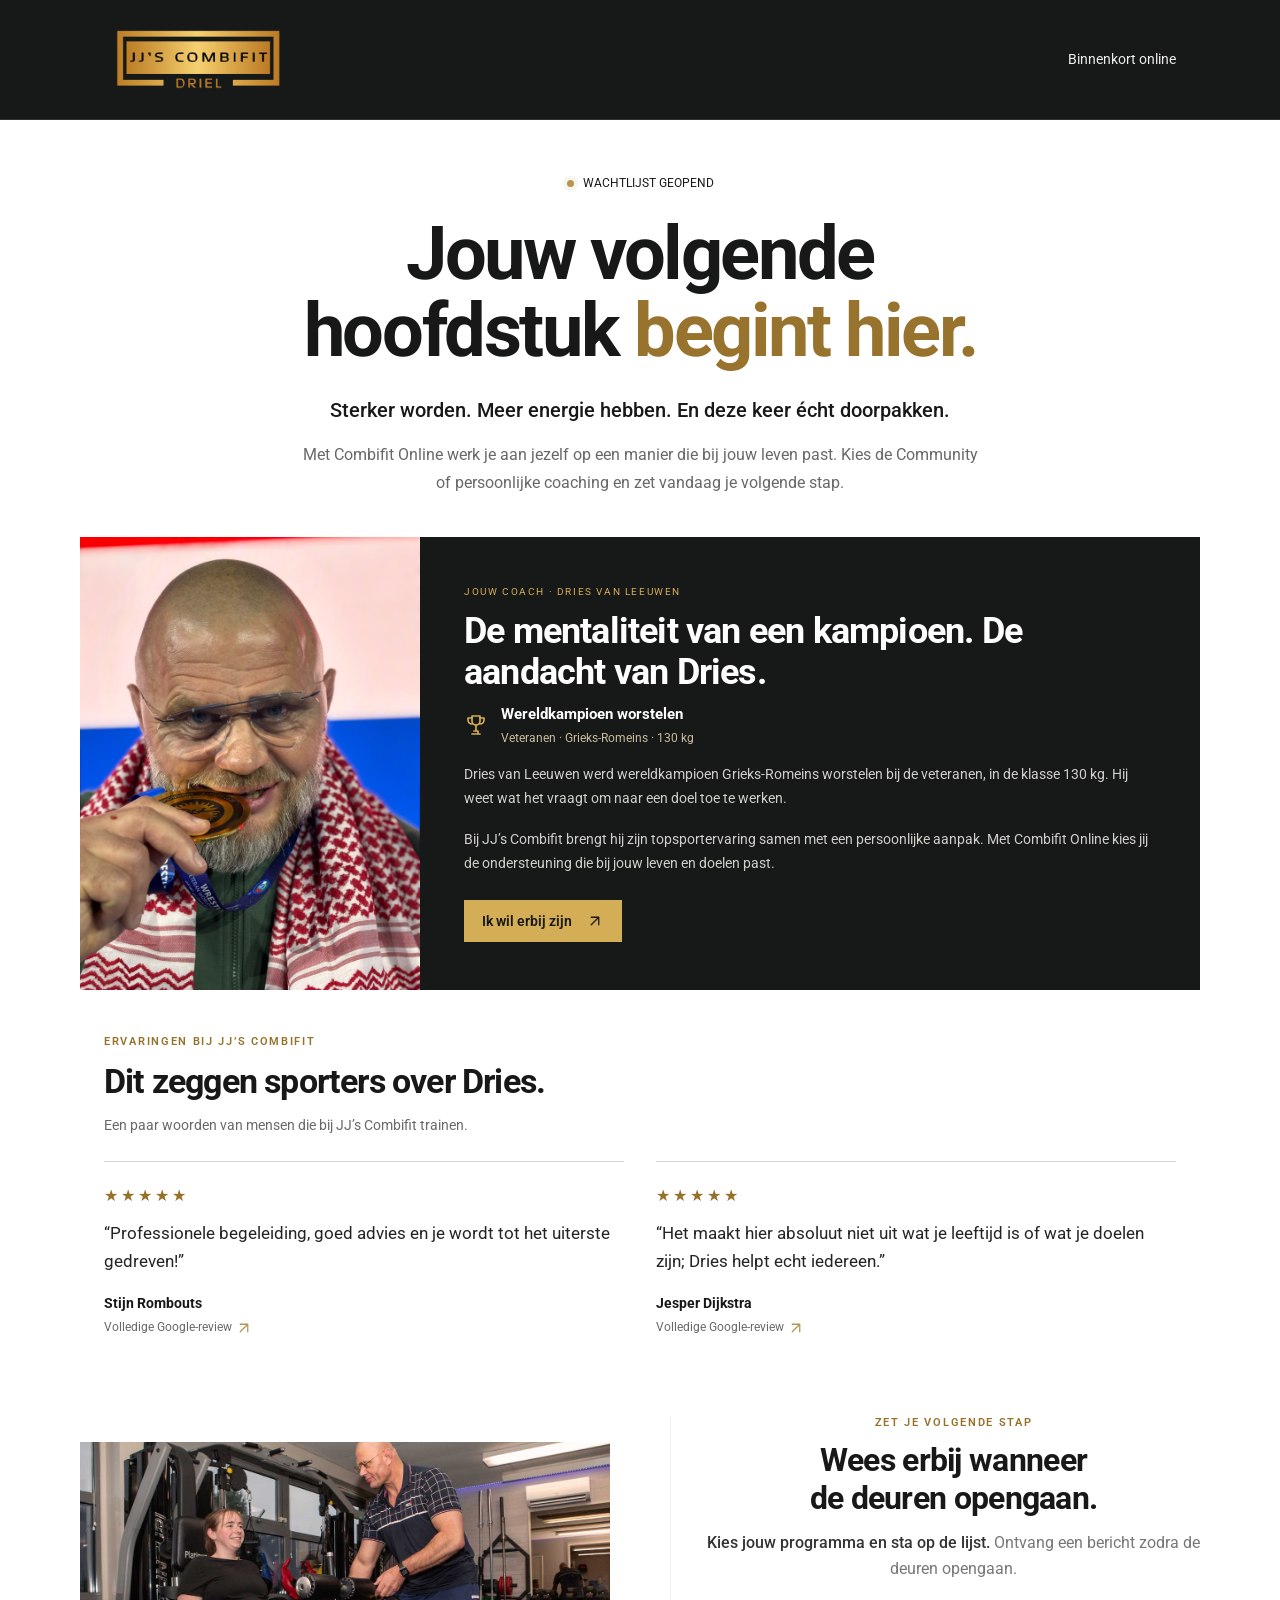
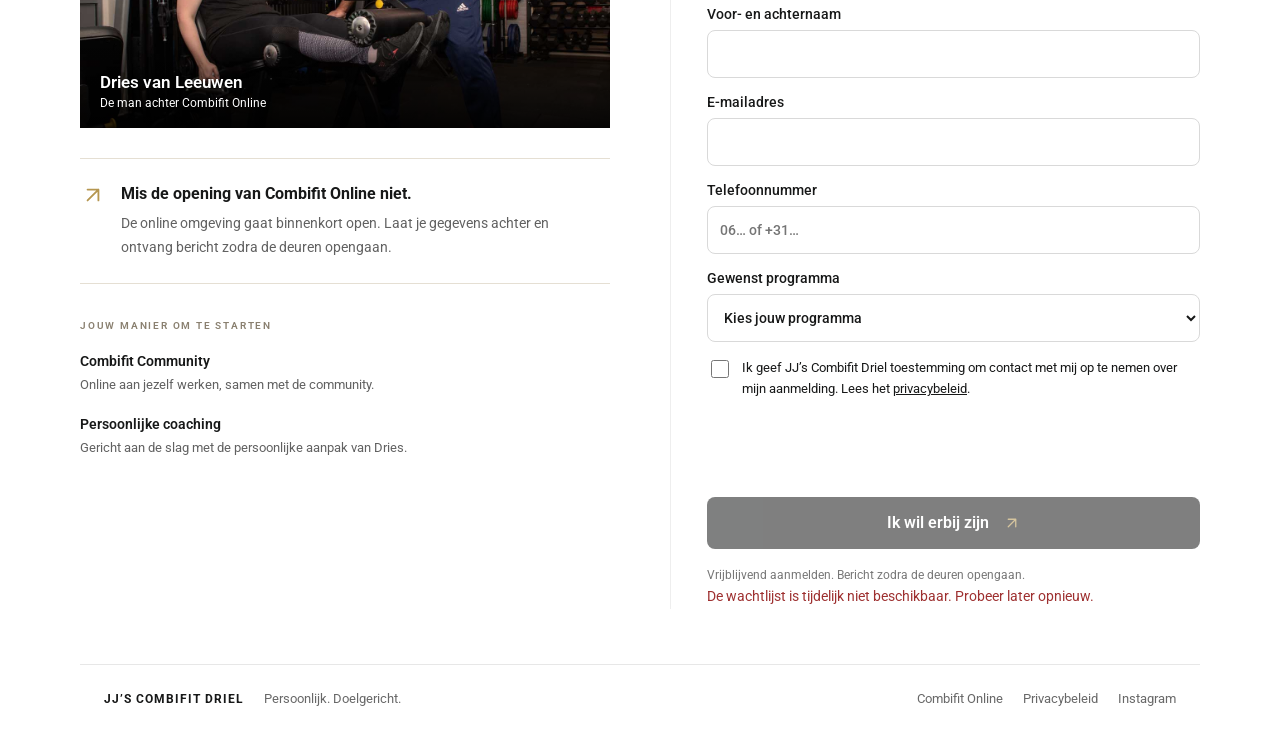
<file: wachtlijst/index.html>
<!doctype html>
<html lang="nl">
<head>
<meta charset="utf-8"><meta name="viewport" content="width=device-width,initial-scale=1">
<title>Wachtlijst Combifit Online | JJ’s Combifit Driel</title>
<meta name="description" content="Sterker worden. Meer energie. Echt doorpakken. Meld je vrijblijvend aan voor Combifit Online en ontvang bericht zodra de deuren van de online omgeving opengaan.">
<meta name="theme-color" content="#171818">
<link rel="preconnect" href="https://fonts.googleapis.com"><link rel="preconnect" href="https://fonts.gstatic.com" crossorigin>
<link href="https://fonts.googleapis.com/css2?family=Roboto:wght@400;500;600;700;800&display=swap" rel="stylesheet">
<link rel="stylesheet" href="../waitlist.css"><script src="../waitlist.js" defer></script>
<style>
.wl-reviews{max-width:1120px;margin:40px auto 0;padding:0 24px;color:#171818}
.wl-reviews-heading .wl-label{font-size:11px;font-weight:600;letter-spacing:1.7px;color:#967129}
.wl-reviews h2{font-size:clamp(25px,3vw,34px);line-height:1.2;letter-spacing:-.8px;margin:12px 0}
.wl-reviews-heading>p{font-size:14px;line-height:1.6;color:#686868;margin:0 0 24px}
.wl-review-grid{display:grid;grid-template-columns:repeat(2,minmax(0,1fr));gap:32px}
.wl-review{margin:0;padding:24px 0;border-top:1px solid #ded6c5;display:flex;flex-direction:column}
.wl-review-stars{color:#967129;letter-spacing:3px;font-size:16px}
.wl-review blockquote{margin:14px 0 20px;flex:1}
.wl-review blockquote p{font-size:17px;line-height:1.65;margin:0;color:#242424}
.wl-review figcaption{display:flex;flex-direction:column;gap:8px}
.wl-review figcaption strong{font-size:14px}
.wl-review figcaption a{font-size:12px;color:#686868;text-decoration:none;align-self:flex-start}
.wl-review figcaption a:hover{text-decoration:underline;color:#967129}
.wl-review figcaption a:focus-visible{outline:2px solid #967129;outline-offset:4px}
@media(max-width:720px){.wl-reviews{margin-top:32px;padding:0 20px}.wl-review-grid{grid-template-columns:1fr;gap:0}.wl-review{padding:20px 0}.wl-review blockquote p{font-size:16px}}
.waitlist-page .wl-arrow{display:inline-block;vertical-align:middle;color:#b59650;flex-shrink:0}.waitlist-page .wl-coach-cta .wl-arrow{color:#171818}.waitlist-page .wl-start-note>.wl-arrow{width:26px;height:26px}
.waitlist-page .wl-opening{text-align:center;padding-top:56px;padding-bottom:16px}
.waitlist-page .wl-opening>.wl-label{justify-content:center}
.waitlist-page .wl-opening h1{max-width:960px;font-size:clamp(52px,7vw,88px);line-height:1.03;letter-spacing:-2.4px;text-align:center;margin:26px auto}
.waitlist-page .wl-opening .wl-lead{max-width:720px;margin:0 auto 16px}
.waitlist-page .wl-opening>p:last-child{max-width:680px;margin:0 auto}
@media(max-width:720px){.waitlist-page .wl-opening{padding-top:34px;padding-bottom:12px}.waitlist-page .wl-opening h1{font-size:clamp(46px,12vw,64px);letter-spacing:-1.6px;margin:24px auto}.waitlist-page .wl-opening .wl-lead{font-size:18px;line-height:1.5}.waitlist-page .wl-opening>p:last-child{font-size:15px;line-height:1.7}}

.waitlist-page .wl-opening h1{max-width:1050px;font-size:clamp(46px,5.8vw,78px)}
.waitlist-page .wl-opening h1 .wl-title-first,.waitlist-page .wl-opening h1 .wl-title-second{display:block;color:#171818}
.waitlist-page .wl-opening h1 .wl-title-second{white-space:nowrap}
.waitlist-page .wl-opening h1 .wl-title-gold{display:inline;color:#98732e}
@media(max-width:720px){.waitlist-page .wl-opening h1{font-size:clamp(22px,7.8vw,56px);letter-spacing:-.8px;line-height:1.12}}
.waitlist-page .wl-opening{width:100%;margin-inline:auto;text-align:center}
.waitlist-page .wl-opening>.wl-label{display:flex;justify-content:center;text-align:center}
.waitlist-page .wl-opening>p{margin-inline:auto;text-align:center}

.waitlist-page main>.wl-coach-story h2{text-wrap:wrap;white-space:normal}
.waitlist-page .wl-form-intro{text-align:center}.waitlist-page .wl-form-intro .wl-label{display:block;text-align:center}.waitlist-page .wl-form-intro p{margin-left:auto;margin-right:auto}
.waitlist-page .wl-form-intro h3 .wl-form-title-line{display:block;white-space:nowrap}@media(max-width:380px){.waitlist-page .wl-form-intro h3{font-size:clamp(21px,6.4vw,25px)}}
.waitlist-page .wl-form-intro .wl-form-copy-line{display:block;white-space:nowrap}@media(max-width:380px){.waitlist-page .wl-form-intro p{font-size:clamp(12px,3.6vw,14px)}}
.waitlist-page .wl-form-intro h3{font-size:32px;line-height:1.2}
.waitlist-page .wl-form-intro p{font-size:16px;line-height:1.65}
@media(max-width:720px){.waitlist-page .wl-form-intro h3{font-size:clamp(24px,7.2vw,32px);letter-spacing:-.8px}.waitlist-page .wl-form-intro p{font-size:clamp(13px,3.9vw,17px)}}
.waitlist-page .wl-form-intro h3{margin-bottom:12px}
.waitlist-page .wl-form-summary strong{display:block;color:#333;font-weight:500}
.waitlist-page .wl-form-summary>span{display:block;color:#777;margin-top:4px}
.waitlist-page .wl-form-summary{max-width:none;text-wrap:wrap;white-space:normal}.waitlist-page .wl-form-summary strong,.waitlist-page .wl-form-summary>span{display:inline;margin-top:0}
</style>
</head>
<body class="waitlist-page">
<a class="wl-skip" href="#wachtlijst">Direct naar aanmelden</a>
<header class="wl-header"><div><a href="../" aria-label="JJ’s Combifit Online, terug naar de website"><img src="[data-uri]" alt="JJ’s Combifit Driel" width="480" height="190"></a><span class="wl-back">Binnenkort online</span></div></header>
<main><section class="wl-opening wl-story" aria-labelledby="combifit-wl-title"><span class="wl-label"><span class="wl-live-dot" aria-hidden="true"></span>WACHTLIJST GEOPEND</span><h1 id="combifit-wl-title"><span class="wl-title-first">Jouw volgende</span><span class="wl-title-second">hoofdstuk <span class="wl-title-gold">begint hier.</span></span></h1><p class="wl-lead">Sterker worden. Meer energie hebben. En deze keer écht doorpakken.</p><p>Met Combifit Online werk je aan jezelf op een manier die bij jouw leven past. Kies de Community of persoonlijke coaching en zet vandaag je volgende stap.</p></section><section class="wl-coach-story" aria-labelledby="wl-coach-story-title"><div class="wl-coach-story-image"><img src="photos/dries-kampioen.jpg" width="1368" height="1824" alt="Dries van Leeuwen met zijn gouden medaille op het wereldkampioenschap worstelen" fetchpriority="high" decoding="async"></div><div class="wl-coach-story-copy"><span class="wl-label">JOUW COACH · DRIES VAN LEEUWEN</span><h2 id="wl-coach-story-title">De mentaliteit van een kampioen. De aandacht van Dries.</h2><div class="wl-champion"><svg width="24" height="24" viewBox="0 0 24 24" fill="none" stroke="currentColor" stroke-width="1.7" stroke-linecap="round" stroke-linejoin="round" aria-hidden="true"><path d="M8 3h8v5a4 4 0 0 1-8 0V3Z"/><path d="M8 5H4v2a4 4 0 0 0 4 4M16 5h4v2a4 4 0 0 1-4 4M12 12v6M8 21h8M10 18h4v3"/></svg><div><strong>Wereldkampioen worstelen</strong><span>Veteranen · Grieks-Romeins · 130 kg</span></div></div><p>Dries van Leeuwen werd wereldkampioen Grieks-Romeins worstelen bij de veteranen, in de klasse 130 kg. Hij weet wat het vraagt om naar een doel toe te werken.</p><p>Bij JJ’s Combifit brengt hij zijn topsportervaring samen met een persoonlijke aanpak. Met Combifit Online kies jij de ondersteuning die bij jouw leven en doelen past.</p><a href="#wachtlijst" class="wl-coach-cta">Ik wil erbij zijn <svg class="wl-arrow" width="18" height="18" viewBox="0 0 24 24" fill="none" stroke="currentColor" stroke-width="1.7" stroke-linecap="round" stroke-linejoin="round" aria-hidden="true" focusable="false"><path d="M7 17 17 7M7 7h10v10"/></svg></a></div></section><section class="wl-reviews" aria-labelledby="wl-reviews-title"><div class="wl-reviews-heading"><span class="wl-label">ERVARINGEN BIJ JJ’S COMBIFIT</span><h2 id="wl-reviews-title">Dit zeggen sporters over Dries.</h2><p>Een paar woorden van mensen die bij JJ’s Combifit trainen.</p></div><div class="wl-review-grid"><figure class="wl-review"><div class="wl-review-stars" aria-label="5 van 5 sterren"><span aria-hidden="true">★★★★★</span></div><blockquote><p>“Professionele begeleiding, goed advies en je wordt tot het uiterste gedreven!”</p></blockquote><figcaption><strong>Stijn Rombouts</strong><a href="../review4.webp" target="_blank" rel="noopener">Volledige Google-review <svg class="wl-arrow" width="18" height="18" viewBox="0 0 24 24" fill="none" stroke="currentColor" stroke-width="1.7" stroke-linecap="round" stroke-linejoin="round" aria-hidden="true" focusable="false"><path d="M7 17 17 7M7 7h10v10"/></svg></a></figcaption></figure><figure class="wl-review"><div class="wl-review-stars" aria-label="5 van 5 sterren"><span aria-hidden="true">★★★★★</span></div><blockquote><p>“Het maakt hier absoluut niet uit wat je leeftijd is of wat je doelen zijn; Dries helpt echt iedereen.”</p></blockquote><figcaption><strong>Jesper Dijkstra</strong><a href="../review6.webp" target="_blank" rel="noopener">Volledige Google-review <svg class="wl-arrow" width="18" height="18" viewBox="0 0 24 24" fill="none" stroke="currentColor" stroke-width="1.7" stroke-linecap="round" stroke-linejoin="round" aria-hidden="true" focusable="false"><path d="M7 17 17 7M7 7h10v10"/></svg></a></figcaption></figure></div></section><section id="wachtlijst" class="combifit-waitlist" aria-label="Aanmelden voor de wachtlijst"><div class="combifit-waitlist-inner"><div class="wl-story"><figure class="wl-coach-photo"><img src="photos/dries-begeleiding.jpg" width="1280" height="854" alt="Dries geeft persoonlijke begeleiding tijdens een training bij JJ’s Combifit" decoding="async" loading="lazy"><figcaption><span class="wl-coach-name">Dries van Leeuwen</span><span>De man achter Combifit Online</span></figcaption></figure><div class="wl-start-note"><svg class="wl-arrow" width="18" height="18" viewBox="0 0 24 24" fill="none" stroke="currentColor" stroke-width="1.7" stroke-linecap="round" stroke-linejoin="round" aria-hidden="true" focusable="false"><path d="M7 17 17 7M7 7h10v10"/></svg><div><strong>Mis de opening van Combifit Online niet.</strong><p>De online omgeving gaat binnenkort open. Laat je gegevens achter en ontvang bericht zodra de deuren opengaan.</p></div></div><div class="wl-program-guide"><span>JOUW MANIER OM TE STARTEN</span><div><strong>Combifit Community</strong><p>Online aan jezelf werken, samen met de community.</p></div><div><strong>Persoonlijke coaching</strong><p>Gericht aan de slag met de persoonlijke aanpak van Dries.</p></div></div></div><div class="wl-form-column"><div class="wl-form-intro"><span class="wl-label">ZET JE VOLGENDE STAP</span><h3><span class="wl-form-title-line">Wees erbij wanneer</span><span class="wl-form-title-line">de deuren opengaan.</span></h3><p class="wl-form-summary"><strong>Kies jouw programma en sta op de lijst.</strong> <span>Ontvang een bericht zodra de deuren opengaan.</span></p></div><form id="combifit-waitlist-form"><label for="combifit-wl-name">Voor- en achternaam<input id="combifit-wl-name" name="name" required minlength="2" maxlength="150" autocomplete="name"></label><label for="combifit-wl-email">E-mailadres<input id="combifit-wl-email" name="email" type="email" required maxlength="254" autocomplete="email"></label><label for="combifit-wl-phone">Telefoonnummer<input id="combifit-wl-phone" name="phone" type="tel" required maxlength="30" autocomplete="tel" placeholder="06… of +31…"></label><label for="combifit-wl-program">Gewenst programma<select id="combifit-wl-program" name="program" required><option value="">Kies jouw programma</option><option>Combifit Community</option><option>Persoonlijke coaching</option></select></label><div class="wl-honeypot" aria-hidden="true"><label>Website<input name="website" tabindex="-1" autocomplete="off"></label></div><label class="wl-consent"><input name="privacyConsent" type="checkbox" required><span>Ik geef JJ’s Combifit Driel toestemming om contact met mij op te nemen over mijn aanmelding. Lees het <a href="https://crm.jjscombifitdriel.nl/privacy" target="_blank" rel="noopener">privacybeleid</a>.</span></label><div id="combifit-wl-security" class="wl-security"><p>Beveiligingscontrole laden…</p></div><button type="submit" disabled>Ik wil erbij zijn <svg class="wl-arrow" width="18" height="18" viewBox="0 0 24 24" fill="none" stroke="currentColor" stroke-width="1.7" stroke-linecap="round" stroke-linejoin="round" aria-hidden="true" focusable="false"><path d="M7 17 17 7M7 7h10v10"/></svg></button><p class="wl-caption">Vrijblijvend aanmelden. Bericht zodra de deuren opengaan.</p></form><p id="combifit-wl-status" class="wl-error" role="status" aria-live="polite"></p><div id="combifit-wl-success" class="wl-success" role="status" tabindex="-1" hidden><h3>Je staat op de lijst!</h3><p>Je aanmelding voor de lancering van Combifit Online is gelukt. We sturen je een bericht zodra de deuren van de online omgeving opengaan.</p></div><noscript><p>Schakel JavaScript in om je aan te melden, of neem rechtstreeks contact op met JJ’s Combifit Driel.</p></noscript></div></div></section></main>
<footer class="wl-page-footer"><div><strong>JJ’S COMBIFIT DRIEL</strong><span>Persoonlijk. Doelgericht.</span></div><div><a href="../">Combifit Online</a><a href="https://crm.jjscombifitdriel.nl/privacy">Privacybeleid</a><a href="https://www.instagram.com/jjscombifitdriel/" target="_blank" rel="noopener">Instagram</a></div></footer>
</body></html>
</file>
<file: waitlist.css>
.combifit-waitlist{padding:80px 24px;background:#fff;color:#171818;scroll-margin-top:100px}.combifit-waitlist-inner{max-width:1120px;margin:auto;display:grid;grid-template-columns:1fr 1fr;gap:80px;align-items:start}.combifit-waitlist .wl-label{color:#967129;font-size:13px;font-weight:600;letter-spacing:2px}.combifit-waitlist h1{font-size:clamp(32px,4vw,52px);line-height:1.08;letter-spacing:-1.5px;margin:20px 0}.combifit-waitlist p{font-size:16px;line-height:1.7;color:#616161;max-width:430px}.combifit-waitlist form{display:grid;gap:16px}.combifit-waitlist label{display:grid;gap:8px;font-size:14px;font-weight:500}.combifit-waitlist input:not([type=checkbox]),.combifit-waitlist select{font:inherit;width:100%;border:1px solid #d9d9d9;border-radius:8px;background:#fff;color:#171818;min-height:48px;padding:12px}.combifit-waitlist input:focus-visible,.combifit-waitlist select:focus-visible,.combifit-waitlist button:focus-visible{outline:2px solid #b59650;outline-offset:3px}.combifit-waitlist .wl-consent{display:flex;align-items:flex-start;gap:10px;font-size:13px;font-weight:400;line-height:1.6}.combifit-waitlist .wl-consent input{width:18px;height:18px;flex:none;margin-top:2px;accent-color:#171818}.combifit-waitlist a{color:inherit;text-decoration:underline}.combifit-waitlist button{font:inherit;background:#171818;color:#fff;border:0;border-radius:8px;padding:15px 20px;font-weight:600;cursor:pointer;transition:background .2s}.combifit-waitlist button:hover{background:#39332a}.combifit-waitlist button:disabled{opacity:.55;cursor:wait}.combifit-waitlist .wl-error{color:#9e3030;font-size:14px;margin:0}.combifit-waitlist .wl-honeypot{position:absolute;left:-10000px;width:1px;height:1px;overflow:hidden}.combifit-waitlist .wl-success{padding:28px;border-left:3px solid #b59650;background:#faf8f4}.combifit-waitlist .wl-success h3{font-size:24px;margin:0 0 12px}.combifit-waitlist .wl-success p{margin:0}.combifit-waitlist [hidden]{display:none!important}.combifit-waitlist .wl-caption{font-size:12px;color:#777;margin:0}.combifit-waitlist .wl-security{min-height:65px;overflow:hidden}.combifit-waitlist .wl-security p{font-size:13px}.combifit-waitlist #combifit-wl-status{max-width:none}@media(max-width:720px){.combifit-waitlist{padding:56px 20px}.combifit-waitlist-inner{grid-template-columns:1fr;gap:26px}.combifit-waitlist h1{max-width:340px}.combifit-waitlist p{max-width:none}.combifit-waitlist .wl-security{min-height:70px}}@media(prefers-reduced-motion:reduce){.combifit-waitlist button{transition:none}}

/* Standalone waiting list page, preserving the existing Combifit identity. */
.waitlist-page{margin:0;background:#fff;color:#171818;font-family:Roboto,Helvetica,Arial,sans-serif;-webkit-font-smoothing:antialiased}.waitlist-page *{box-sizing:border-box}.wl-header{background:#171818;border-bottom:1px solid #333}.wl-header>div{max-width:1120px;margin:auto;padding:24px;display:flex;align-items:center;justify-content:space-between;gap:24px}.wl-header img{width:180px;max-width:100%;height:auto;display:block}.wl-back{display:flex;gap:10px;align-items:center;color:#eee;font-size:14px;text-decoration:none;line-height:1.5}.wl-back:hover{color:#d4ad57}.waitlist-page main{min-height:calc(100svh - 245px)}.waitlist-page .combifit-waitlist{padding-block:72px}.waitlist-page .combifit-waitlist-inner{gap:90px}.waitlist-page .combifit-waitlist h1{max-width:430px}.waitlist-page .combifit-waitlist form{border-top:3px solid #b59650;padding-top:26px}.wl-page-footer{max-width:1120px;padding:26px 24px;margin:auto;border-top:1px solid #e7e7e7;display:flex;align-items:center;justify-content:space-between;gap:24px}.wl-page-footer>div{display:flex;gap:20px;flex-wrap:wrap;align-items:center}.wl-page-footer strong{font-size:12px;letter-spacing:1px}.wl-page-footer span,.wl-page-footer a{font-size:13px;color:#686868}.wl-page-footer a{text-decoration:none}.wl-page-footer a:hover{text-decoration:underline}.wl-skip{position:absolute;top:-80px;left:16px;padding:12px;background:#fff;color:#171818;z-index:10}.wl-skip:focus{top:12px}.wl-header a:focus-visible,.wl-page-footer a:focus-visible{outline:2px solid #d4ad57;outline-offset:5px}@media(max-width:720px){.wl-header>div{padding:20px;gap:16px}.wl-header img{width:135px}.wl-back{font-size:12px;max-width:130px}.waitlist-page .combifit-waitlist{padding-block:42px}.waitlist-page .combifit-waitlist-inner{gap:22px}.waitlist-page .combifit-waitlist h1{font-size:38px;max-width:340px}.wl-page-footer{margin-inline:20px;padding:22px 0;align-items:flex-start;flex-direction:column}.wl-page-footer>div{gap:14px}.waitlist-page main{min-height:0}}

/* Clearer motivation and a stronger signup hierarchy. */
.wl-story .wl-label{display:flex;align-items:center;gap:9px;font-size:12px}.wl-live-dot{width:7px;height:7px;border-radius:50%;background:#b59650;box-shadow:0 0 0 4px #b5965018;flex:none}.waitlist-page .wl-story h1{font-size:clamp(38px,4.3vw,58px);line-height:1.06;letter-spacing:-1.8px;margin:22px 0 24px}.wl-story h1 span{color:#98732e}.combifit-waitlist .wl-story .wl-lead{font-size:20px;font-weight:500;color:#242424;line-height:1.5;margin-bottom:14px}.wl-story>p{margin:0 0 18px}.wl-start-note{display:flex;gap:15px;padding:23px 0;border-block:1px solid #e5dfd3;margin:30px 0}.wl-note-icon{font-size:26px;color:#9d772f;line-height:1.2}.wl-start-note strong{font-size:16px;line-height:1.5}.combifit-waitlist .wl-start-note p{font-size:14px;line-height:1.7;margin:6px 0 0}.wl-program-guide>span{font-size:10px;letter-spacing:1.8px;color:#8a8070;font-weight:600}.wl-program-guide>div{margin-top:18px}.wl-program-guide strong{font-size:14px;font-weight:600}.combifit-waitlist .wl-program-guide p{font-size:13px;line-height:1.6;margin:5px 0 0}.wl-form-intro{margin-bottom:24px}.wl-form-intro .wl-label{font-size:11px;letter-spacing:1.7px}.wl-form-intro h3{font-size:27px;line-height:1.2;letter-spacing:-.7px;margin:12px 0}.combifit-waitlist .wl-form-intro p{font-size:14px;margin:0}.waitlist-page .combifit-waitlist form{border-top:0;padding-top:0}.combifit-waitlist button[type=submit]{display:flex;justify-content:center;align-items:center;gap:14px;min-height:52px;font-size:16px}.combifit-waitlist button[type=submit] span{color:#d4ad57;font-size:19px}.wl-form-column{border-left:1px solid #eee;padding-left:36px}.waitlist-page .combifit-waitlist-inner{gap:60px}.waitlist-page .combifit-waitlist{padding-block:55px}@media(max-width:720px){.waitlist-page .wl-story h1{font-size:43px;letter-spacing:-1.2px;margin:20px 0}.combifit-waitlist .wl-story .wl-lead{font-size:18px}.wl-start-note{margin:24px 0 0;padding:20px 0}.wl-program-guide{display:none}.wl-form-column{border-left:0;padding-left:0}.wl-form-intro{margin-top:12px;margin-bottom:22px}.wl-form-intro h3{font-size:25px}.waitlist-page .combifit-waitlist-inner{gap:24px}.waitlist-page .combifit-waitlist{padding-block:35px}}

/* Dries: real photography and the full championship category. */
.wl-coach-photo{position:relative;margin:26px 0 0;overflow:hidden;background:#171818;aspect-ratio:1.85}.wl-coach-photo img{display:block;width:100%;height:100%;object-fit:cover;object-position:50% 30%}.wl-coach-photo figcaption{position:absolute;inset:auto 0 0;padding:38px 20px 18px;background:linear-gradient(transparent,rgba(0,0,0,.85));display:flex;flex-direction:column;gap:4px;color:#fff;font-size:12px}.wl-coach-photo .wl-coach-name{font-weight:600;font-size:17px}.wl-champion{display:flex;gap:13px;align-items:center;padding:17px 0 0}.wl-champion svg{color:#9d772f;flex:none}.wl-champion strong{display:block;font-size:15px;line-height:1.5}.wl-champion span{display:block;font-size:12px;color:#756d60;margin-top:3px;line-height:1.5}.wl-coach-story{max-width:1120px;margin:0 auto 48px;display:grid;grid-template-columns:1fr 1fr;background:#171818;color:#fff}.wl-coach-story-image{min-height:340px}.wl-coach-story-image img{display:block;width:100%;height:100%;object-fit:cover;object-position:58% 38%}.wl-coach-story-copy{padding:40px}.wl-coach-story-copy .wl-label{font-size:10px;letter-spacing:1.6px;color:#d4ad57}.wl-coach-story h2{font-size:clamp(25px,2.8vw,34px);line-height:1.15;letter-spacing:-.8px;margin:16px 0 20px}.wl-coach-story p{color:#d0d0cb;font-size:14px;line-height:1.75;margin:12px 0}.wl-coach-cta{display:inline-flex;gap:14px;align-items:center;margin-top:14px;color:#d4ad57;text-decoration:none;font-weight:500;font-size:14px}.wl-coach-cta:hover{text-decoration:underline}.wl-coach-cta:focus-visible{outline:2px solid #d4ad57;outline-offset:5px}@media(max-width:1180px){.wl-coach-story{margin-inline:24px}}@media(max-width:720px){.wl-coach-photo{margin-top:24px;aspect-ratio:1.65}.wl-champion strong{font-size:14px}.wl-champion span{font-size:12px}.wl-coach-story{margin:0 20px 32px;grid-template-columns:1fr}.wl-coach-story-image{min-height:0;aspect-ratio:1.5}.wl-coach-story-image img{object-position:50% 28%}.wl-coach-story-copy{padding:27px 24px}.wl-coach-story h2{font-size:28px}.wl-coach-story p{font-size:14px}}

/* Put the coach and his achievement before the registration story. */
.waitlist-page main>.wl-coach-story{grid-template-columns:340px minmax(0,1fr);margin-top:32px;margin-bottom:0;align-items:stretch}.waitlist-page main>.wl-coach-story .wl-coach-story-image{min-height:0;aspect-ratio:3/4;overflow:hidden}.waitlist-page main>.wl-coach-story .wl-coach-story-image img{object-fit:cover;object-position:center;height:100%;width:100%}.waitlist-page main>.wl-coach-story .wl-coach-story-copy{display:flex;flex-direction:column;justify-content:center;padding:32px 44px}.waitlist-page main>.wl-coach-story h2{font-size:clamp(27px,3vw,36px);margin:14px 0 10px}.waitlist-page main>.wl-coach-story .wl-champion{padding:0 0 7px;color:#fff}.waitlist-page main>.wl-coach-story .wl-champion svg{color:#d4ad57}.waitlist-page main>.wl-coach-story .wl-champion span{color:#cbbd9c}.waitlist-page main>.wl-coach-story p{margin:8px 0}.waitlist-page main>.wl-coach-story .wl-coach-cta{align-self:flex-start;padding:12px 18px;background:#d4ad57;color:#171818;font-weight:600;margin-top:16px}.waitlist-page main>.wl-coach-story .wl-coach-cta:hover{background:#e5c274;text-decoration:none}.wl-coach-photo img{object-position:52% 20%}@media(max-width:850px) and (min-width:721px){.waitlist-page main>.wl-coach-story{grid-template-columns:260px minmax(0,1fr)}.waitlist-page main>.wl-coach-story .wl-coach-story-copy{padding:25px}}@media(max-width:720px){.waitlist-page main>.wl-coach-story{display:flex;flex-direction:column;margin:20px 20px 0}.waitlist-page main>.wl-coach-story .wl-coach-story-image{width:100%;aspect-ratio:1/1;max-height:none}.waitlist-page main>.wl-coach-story .wl-coach-story-image img{object-position:50% 65%}.waitlist-page main>.wl-coach-story .wl-coach-story-copy{padding:27px 24px}.waitlist-page main>.wl-coach-story h2{font-size:29px}.waitlist-page main>.wl-coach-story .wl-coach-cta{width:100%;justify-content:center}}

/* Start with the invitation, followed by Dries and registration. */
.wl-opening{max-width:1120px;margin:0 auto;padding:48px 24px 8px}.waitlist-page .wl-opening h1{max-width:720px;font-size:clamp(42px,5vw,62px)}.wl-opening h1 span{display:block}.wl-opening .wl-lead{font-size:20px;font-weight:500;line-height:1.5;margin:0 0 14px}.wl-opening>p:last-child{max-width:640px;font-size:16px;line-height:1.75;color:#686868;margin:0}.waitlist-page .wl-opening h1{line-height:1.06}.waitlist-page main>.wl-coach-story{margin-top:24px}@media(max-width:720px){.wl-opening{padding:32px 20px 8px}.waitlist-page .wl-opening h1{font-size:43px;letter-spacing:-1.2px}.wl-opening .wl-lead{font-size:18px}.wl-opening>p:last-child{font-size:15px}.waitlist-page main>.wl-coach-story{margin-top:20px}}
</file>
